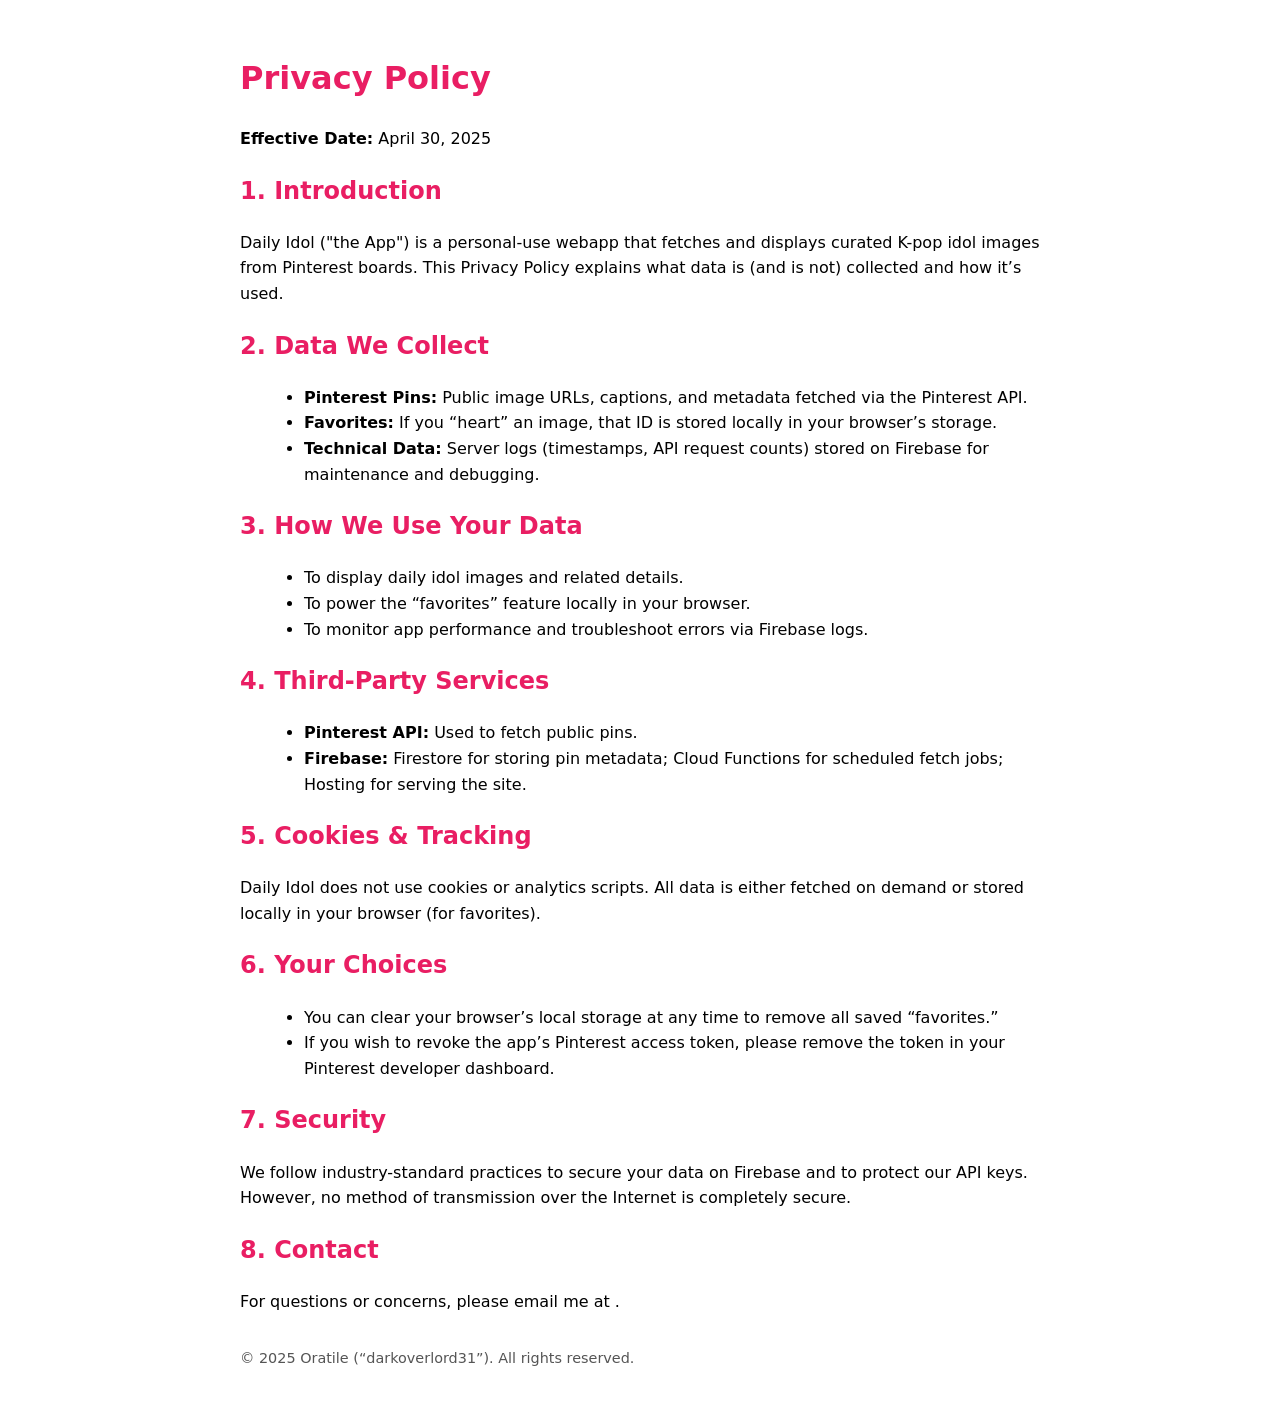
<file: privacy.html>
<!DOCTYPE html>
<html lang="en">
<head>
  <meta charset="UTF-8" />
  <meta name="viewport" content="width=device-width, initial-scale=1.0"/>
  <title>Privacy Policy – Daily Idol</title>
  <style>
    body { font-family: system-ui, sans-serif; line-height: 1.6; padding: 2rem; max-width: 800px; margin: auto; }
    h1, h2 { color: #e91e63; }
    a { color: #2196f3; text-decoration: none; }
    ul { margin-left: 1.5rem; }
  </style>
</head>
<body>
  <h1>Privacy Policy</h1>
  <p><strong>Effective Date:</strong> April 30, 2025</p>

  <h2>1. Introduction</h2>
  <p>
    Daily Idol ("the App") is a personal-use webapp that fetches and displays curated K-pop idol images from Pinterest boards. This Privacy Policy explains what data is (and is not) collected and how it’s used.
  </p>

  <h2>2. Data We Collect</h2>
  <ul>
    <li><strong>Pinterest Pins:</strong> Public image URLs, captions, and metadata fetched via the Pinterest API.</li>
    <li><strong>Favorites:</strong> If you “heart” an image, that ID is stored locally in your browser’s storage.</li>
    <li><strong>Technical Data:</strong> Server logs (timestamps, API request counts) stored on Firebase for maintenance and debugging.</li>
  </ul>

  <h2>3. How We Use Your Data</h2>
  <ul>
    <li>To display daily idol images and related details.</li>
    <li>To power the “favorites” feature locally in your browser.</li>
    <li>To monitor app performance and troubleshoot errors via Firebase logs.</li>
  </ul>

  <h2>4. Third-Party Services</h2>
  <ul>
    <li><strong>Pinterest API:</strong> Used to fetch public pins.</li>
    <li><strong>Firebase:</strong> Firestore for storing pin metadata; Cloud Functions for scheduled fetch jobs; Hosting for serving the site.</li>
  </ul>

  <h2>5. Cookies & Tracking</h2>
  <p>
    Daily Idol does not use cookies or analytics scripts. All data is either fetched on demand or stored locally in your browser (for favorites).
  </p>

  <h2>6. Your Choices</h2>
  <ul>
    <li>You can clear your browser’s local storage at any time to remove all saved “favorites.”</li>
    <li>If you wish to revoke the app’s Pinterest access token, please remove the token in your Pinterest developer dashboard.</li>
  </ul>

  <h2>7. Security</h2>
  <p>
    We follow industry-standard practices to secure your data on Firebase and to protect our API keys. However, no method of transmission over the Internet is completely secure.
  </p>

  <h2>8. Contact</h2>
  <p>
    For questions or concerns, please email me at <a href="mailto:<YOUR_EMAIL>"><YOUR_EMAIL></a>.
  </p>

  <p style="margin-top:2rem; font-size:0.9rem; color:#555;">
    © 2025 Oratile (“darkoverlord31”). All rights reserved.
  </p>
</body>
</html>
</file>
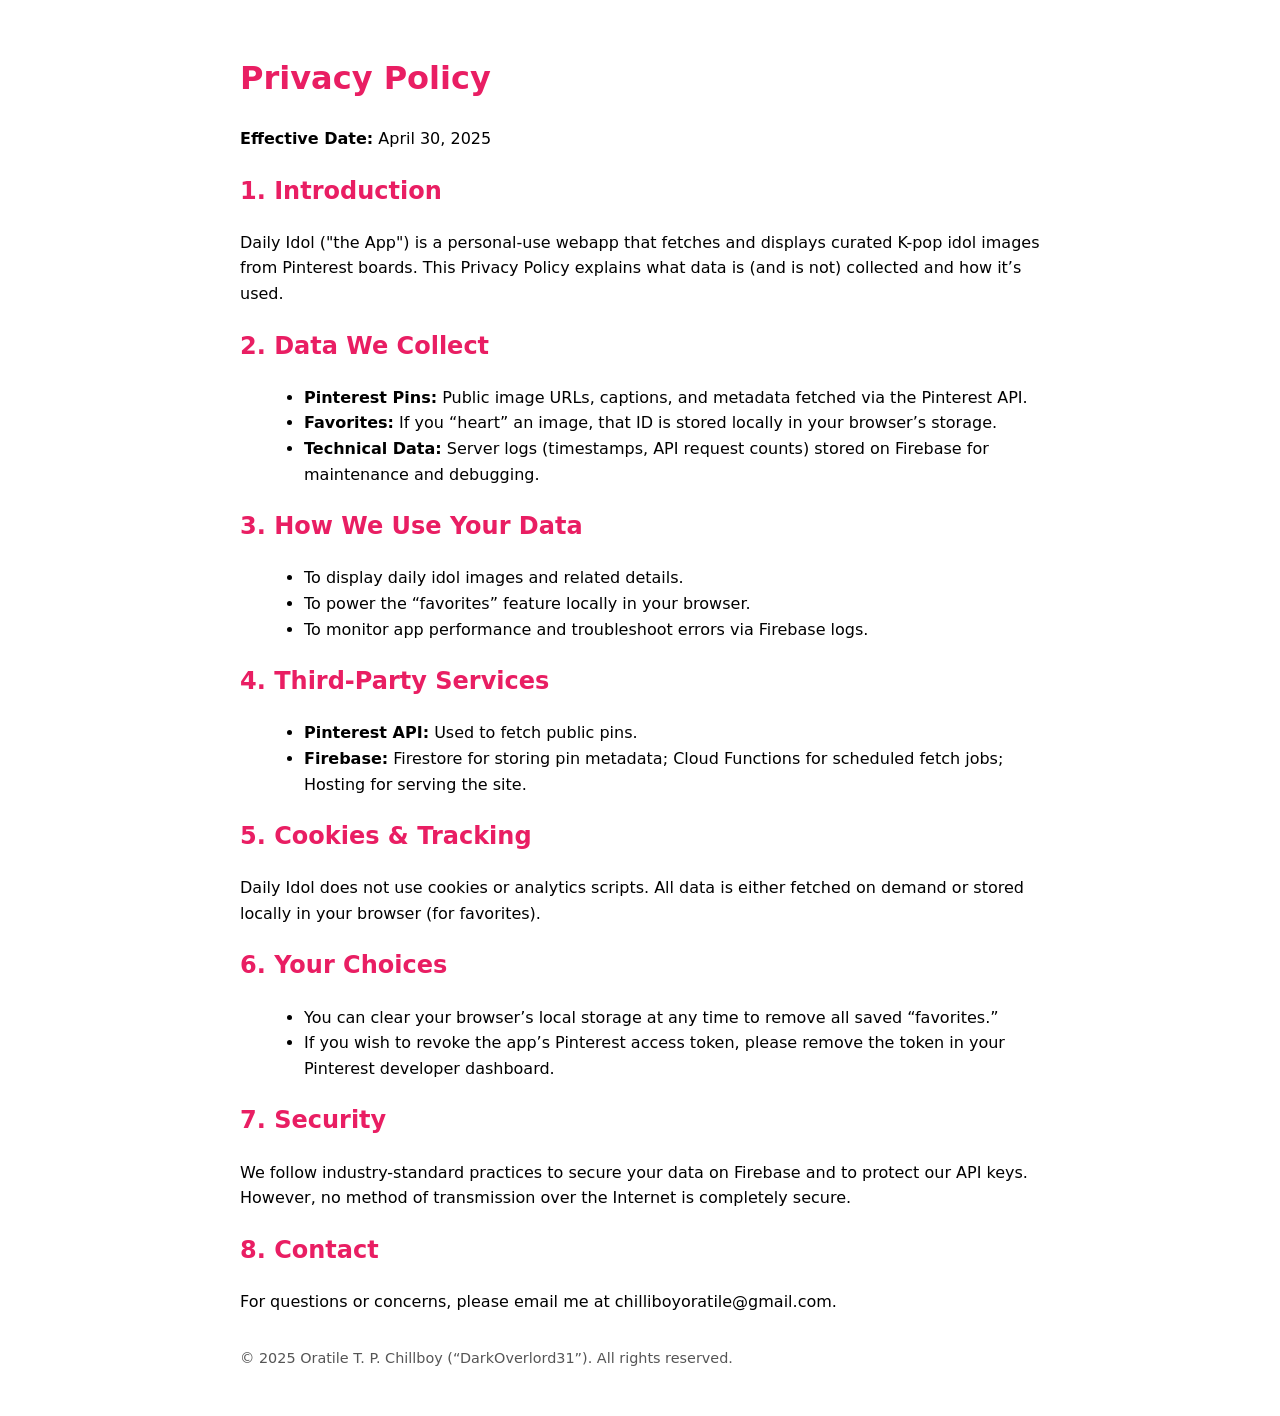
<file: public/privacy.html>
<!DOCTYPE html>
<html lang="en">
<head>
  <meta charset="UTF-8" />
  <meta name="viewport" content="width=device-width, initial-scale=1.0"/>
  <title>Privacy Policy – Daily Idol</title>
  <style>
    body { font-family: system-ui, sans-serif; line-height: 1.6; padding: 2rem; max-width: 800px; margin: auto; }
    h1, h2 { color: #e91e63; }
    a { color: #2196f3; text-decoration: none; }
    ul { margin-left: 1.5rem; }
  </style>
</head>
<body>
  <h1>Privacy Policy</h1>
  <p><strong>Effective Date:</strong> April 30, 2025</p>

  <h2>1. Introduction</h2>
  <p>
    Daily Idol ("the App") is a personal-use webapp that fetches and displays curated K-pop idol images from Pinterest boards. This Privacy Policy explains what data is (and is not) collected and how it’s used.
  </p>

  <h2>2. Data We Collect</h2>
  <ul>
    <li><strong>Pinterest Pins:</strong> Public image URLs, captions, and metadata fetched via the Pinterest API.</li>
    <li><strong>Favorites:</strong> If you “heart” an image, that ID is stored locally in your browser’s storage.</li>
    <li><strong>Technical Data:</strong> Server logs (timestamps, API request counts) stored on Firebase for maintenance and debugging.</li>
  </ul>

  <h2>3. How We Use Your Data</h2>
  <ul>
    <li>To display daily idol images and related details.</li>
    <li>To power the “favorites” feature locally in your browser.</li>
    <li>To monitor app performance and troubleshoot errors via Firebase logs.</li>
  </ul>

  <h2>4. Third-Party Services</h2>
  <ul>
    <li><strong>Pinterest API:</strong> Used to fetch public pins.</li>
    <li><strong>Firebase:</strong> Firestore for storing pin metadata; Cloud Functions for scheduled fetch jobs; Hosting for serving the site.</li>
  </ul>

  <h2>5. Cookies & Tracking</h2>
  <p>
    Daily Idol does not use cookies or analytics scripts. All data is either fetched on demand or stored locally in your browser (for favorites).
  </p>

  <h2>6. Your Choices</h2>
  <ul>
    <li>You can clear your browser’s local storage at any time to remove all saved “favorites.”</li>
    <li>If you wish to revoke the app’s Pinterest access token, please remove the token in your Pinterest developer dashboard.</li>
  </ul>

  <h2>7. Security</h2>
  <p>
    We follow industry-standard practices to secure your data on Firebase and to protect our API keys. However, no method of transmission over the Internet is completely secure.
  </p>

  <h2>8. Contact</h2>
  <p>
    For questions or concerns, please email me at chilliboyoratile@gmail.com<a href="mailto:<YOUR_EMAIL>"><YOUR_EMAIL></a>.
  </p>

  <p style="margin-top:2rem; font-size:0.9rem; color:#555;">
    © 2025 Oratile T. P. Chillboy (“DarkOverlord31”). All rights reserved.
  </p>
</body>
</html>
</file>
